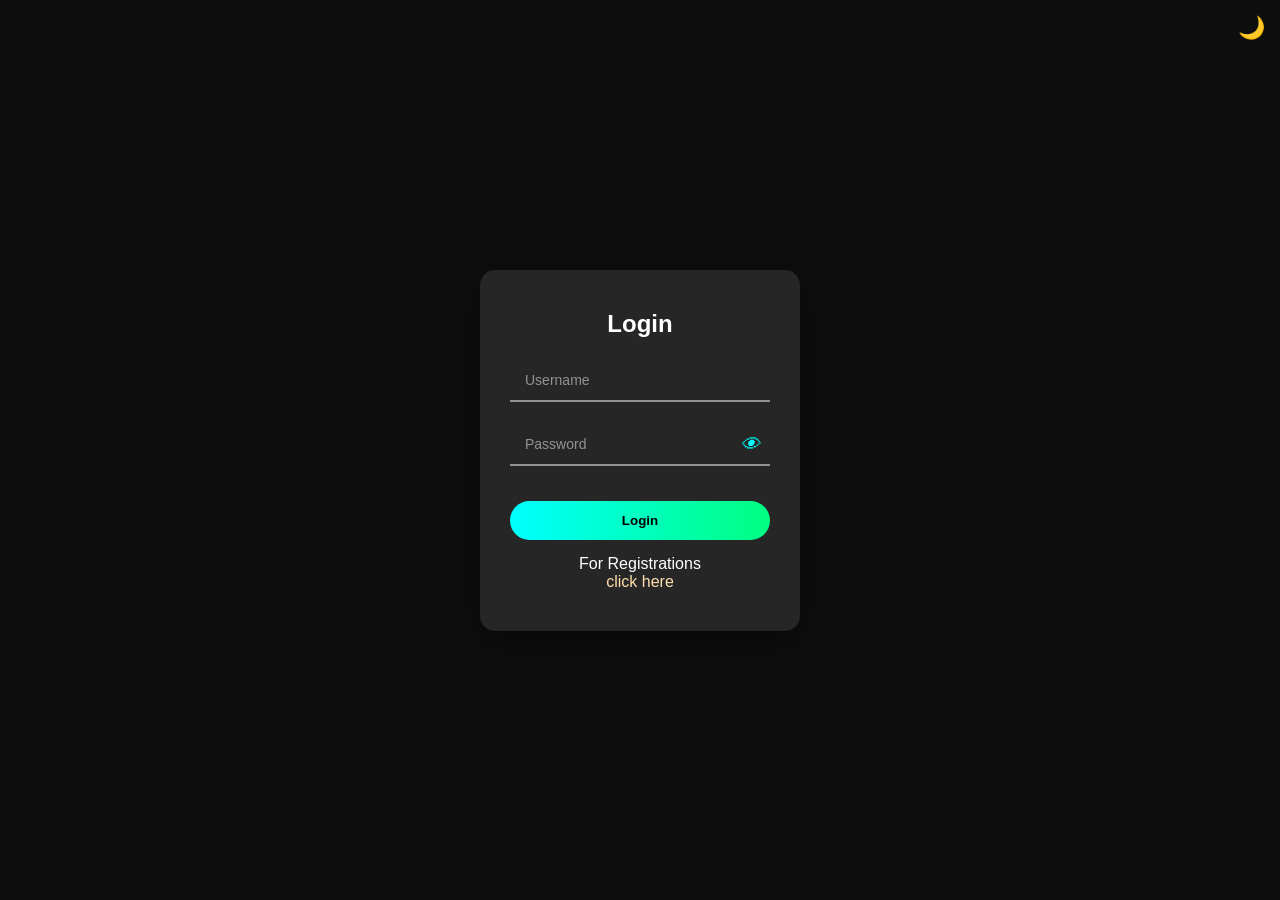
<file: login.html>
<!DOCTYPE html>
<html lang="en">
<head>
<meta charset="UTF-8">
<meta name="viewport" content="width=device-width, initial-scale=1.0">
<title>Login Page</title>

<link rel="stylesheet" href="login.css">

</head>

<body>

<button class="theme-btn" id="themeToggle">🌙</button>

<div class="form-container">
  <h2>Login</h2>

  <form id="loginForm">

    <div class="input-box">
      <input type="text" id="username" required placeholder=" ">
      <span>Username</span>
    </div>

    <div class="input-box password-box">
      <input type="password" id="password" required placeholder=" ">
      <span>Password</span>
      <i class="eye" id="togglePassword">👁</i>
    </div>

    <button class="submit-btn" type="submit">Login</button>
    <p>For Registrations</p>
    <a href="register.html" target="_blank">click here</a>
  </form>
</div>

<script src="login.js"></script>
</body>
</html>
</file>
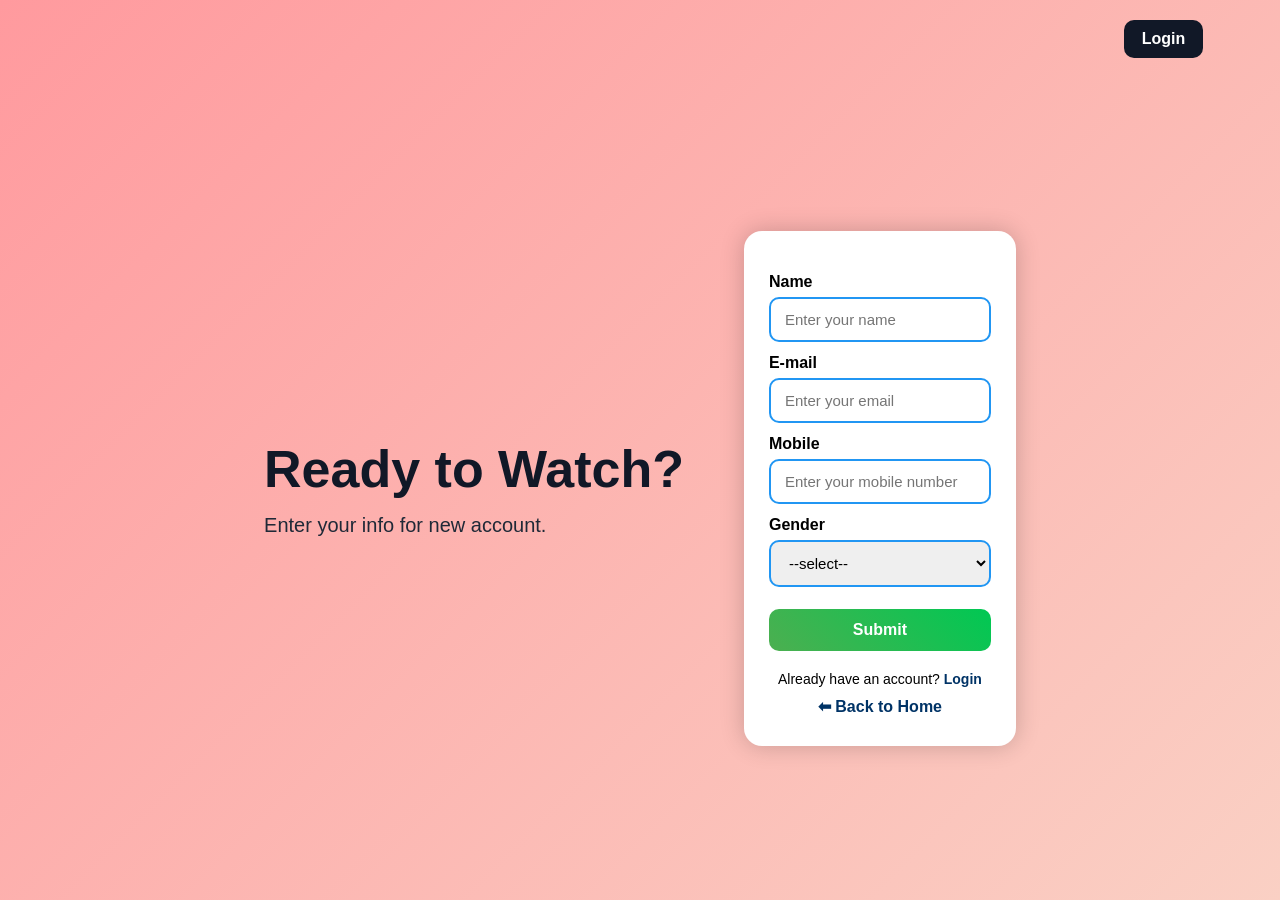
<file: register.html>
<!DOCTYPE html>
<html lang="en">
<head>
  <meta charset="UTF-8">
  <meta name="viewport" content="width=device-width, initial-scale=1.0">
  <title>Register - Movie Streaming</title>
  <link rel="stylesheet" href="register.css">
</head>
<body>

  <div class="top-bar">
    <a href="login.html" class="login-btn">Login</a>
  </div>

  <section class="register-section">
    <div class="text-box">
      <h2>Ready to Watch?</h2>
      <p>Enter your info for new account.</p>
    </div>

    <div class="container">
      <form>
        <label>Name</label>
        <input type="text" placeholder="Enter your name" required>

        <label>E-mail</label>
        <input type="email" placeholder="Enter your email" required>

        <label>Mobile</label>
        <input type="tel" placeholder="Enter your mobile number" required>

        <label>Gender</label>
        <select required>
          <option value="">--select--</option>
          <option>Male</option>
          <option>Female</option>
        </select>

        <button class="submit" type="submit">Submit</button>

        <div class="extra-links">
          <p>Already have an account? <a href="login.html">Login</a></p>
          <a href="index.html" class="back-home">⬅ Back to Home</a>
        </div>
      </form>
    </div>
  </section>

</body>
</html>
</file>
<file: login.css>
/* RESET */
*{
margin:0;
padding:0;
box-sizing:border-box;
font-family:Arial;
}

/* DARK MODE */
:root{
--bg:#0d0d0d;
--card:rgba(255,255,255,0.1);
--text:#ffffff;
--border:rgba(255,255,255,0.5);
--neon:#00ffff;
}

/* LIGHT MODE */
body.light{
--bg:#f2f4f8;
--card:#ffffff;
--text:#000000;
--border:#cccccc;
--neon:#00bcd4;

}

/* BODY */
body{
background:var(--bg);
min-height:100vh;
display:flex;
align-items:center;
justify-content:center;
color:var(--text);
transition:0.4s;
}

/* FORM */
.form-container{
width:320px;
background:var(--card);
padding:40px 30px;
border-radius:15px;
text-align:center;
box-shadow:0 10px 30px rgba(0,0,0,0.3);
position:relative;
}

/* HEADING */
h2{
margin-bottom:20px;
}

/* INPUT BOX */
.input-box{
position:relative;
margin:20px 0;
}

/* INPUT */
.input-box input{
width:100%;
padding:12px 40px 12px 15px;
background:transparent;
border:none;
outline:none;
font-size:16px;
color:var(--text);
border-bottom:2px solid var(--border);
}

/* INPUT FOCUS */
.input-box input:focus{
border-color:var(--neon);
}

/* FLOAT LABEL */
.input-box span{
position:absolute;
left:15px;
top:50%;
transform:translateY(-50%);
font-size:14px;
color:var(--border);
pointer-events:none;
transition:0.3s;
}

/* LABEL MOVE */
.input-box input:focus + span,
.input-box input:not(:placeholder-shown) + span{
top:5px;
font-size:12px;
color:var(--neon);
}

/* PASSWORD BOX */
.password-box{
position:relative;
}

/* EYE ICON */
.eye{
position:absolute;
right:10px;
top:50%;
transform:translateY(-50%);
font-size:20px;
cursor:pointer;
color:var(--neon);
}

/* BUTTON */
.submit-btn{
width:100%;
margin-top:15px;
padding:12px;
border:none;
border-radius:25px;
font-weight:bold;
cursor:pointer;
color:#000;
background:linear-gradient(90deg,var(--neon),#00ff80);
outline: none;
}

/* THEME BUTTON */
.theme-btn{
position:absolute;
top:15px;
right:15px;
background:none;
border:none;
font-size:22px;
cursor:pointer;
color:var(--neon);
outline: none;
}

/* MOBILE */
@media(max-width:480px){
.form-container{
width:100%;
}
}

.eye::before,
.eye::after{
content:none !important;
}

.form-container{
  position:relative; /* already હોય તો fine */
}

.login-info{
  position:absolute;
  bottom:10px;
  left:15px;
  font-size:13px;
  color:#aaa;
}

p{
  color: white;
  text-decoration: none;
  margin-top: 15px;
  text-align: center;
}

a{
  color: navajowhite;
  /* text-decoration: none; */
  text-decoration: double;
}
</file>
<file: register.css>
* {
  margin: 0;
  padding: 0;
  box-sizing: border-box;
}

body {
  font-family: Arial, sans-serif;
  background: linear-gradient(135deg, #ff9a9e, #fad0c4);
  min-height: 100vh;
  overflow-x: hidden;
}

/* Top Login Button Only */
.top-bar {
  width: 100%;
  padding: 20px 6%;
  display: flex;
  justify-content: flex-end;
  align-items: center;
}

.login-btn {
  padding: 10px 18px;
  background: #111827;
  color: white;
  border-radius: 10px;
  text-decoration: none;
  font-weight: bold;
  transition: 0.3s;
}

.login-btn:hover {
  background: #000;
}

/* Main Section */
.register-section {
  min-height: calc(100vh - 80px);
  display: flex;
  justify-content: center;
  align-items: center;
  gap: 60px;
  padding: 40px 6%;
  flex-wrap: wrap;
}

.text-box {
  max-width: 450px;
}

.text-box h2 {
  font-size: 52px;
  color: #111827;
  margin-bottom: 15px;
}

.text-box p {
  font-size: 20px;
  color: #1f2937;
}

/* Form */
.container {
  display: flex;
  justify-content: center;
  align-items: center;
}

form {
  background: white;
  padding: 30px 25px;
  border-radius: 18px;
  width: 100%;
  max-width: 380px;
  box-shadow: 0 0 25px rgba(0,0,0,0.2);
  animation: pop 0.5s ease;
}

@keyframes pop {
  from {
    transform: scale(.7);
    opacity: 0;
  }
  to {
    transform: scale(1);
    opacity: 1;
  }
}

label {
  font-weight: bold;
  display: block;
  margin-top: 12px;
  margin-bottom: 6px;
}

input,
select {
  width: 100%;
  padding: 12px 14px;
  border-radius: 10px;
  border: 2px solid #2196f3;
  outline: none;
  transition: 0.3s;
  font-size: 15px;
}

input:focus,
select:focus {
  border-color: #ff5722;
  box-shadow: 0 0 8px #ff5722;
}

.submit {
  margin-top: 22px;
  width: 100%;
  padding: 12px;
  border: none;
  border-radius: 10px;
  background: linear-gradient(45deg, #4CAF50, #00c853);
  color: white;
  font-size: 16px;
  font-weight: bold;
  cursor: pointer;
  transition: 0.3s;
}

.submit:hover {
  transform: scale(1.03);
  box-shadow: 0 0 15px #00e676;
}

.extra-links {
  margin-top: 20px;
  text-align: center;
}

.extra-links p {
  font-size: 14px;
  margin-bottom: 10px;
}

.extra-links a,
.back-home {
  color: #003366;
  text-decoration: none;
  font-weight: bold;
}

.extra-links a:hover,
.back-home:hover {
  text-decoration: underline;
}

/* Mobile */
@media (max-width: 768px) {
  .top-bar {
    justify-content: flex-end;
    padding: 16px 5%;
  }

  .login-btn {
    font-size: 14px;
    padding: 8px 14px;
  }

  .register-section {
    flex-direction: column;
    padding: 30px 20px 40px;
    gap: 30px;
  }

  .text-box {
    text-align: center;
  }

  .text-box h2 {
    font-size: 34px;
  }

  .text-box p {
    font-size: 17px;
  }

  form {
    width: 100%;
    max-width: 100%;
  }
}

/* Small Mobile */
@media (max-width: 480px) {
  .text-box h2 {
    font-size: 28px;
  }

  .text-box p {
    font-size: 15px;
  }

  form {
    padding: 24px 18px;
  }

  input,
  select,
  .submit {
    font-size: 14px;
  }
}
</file>
